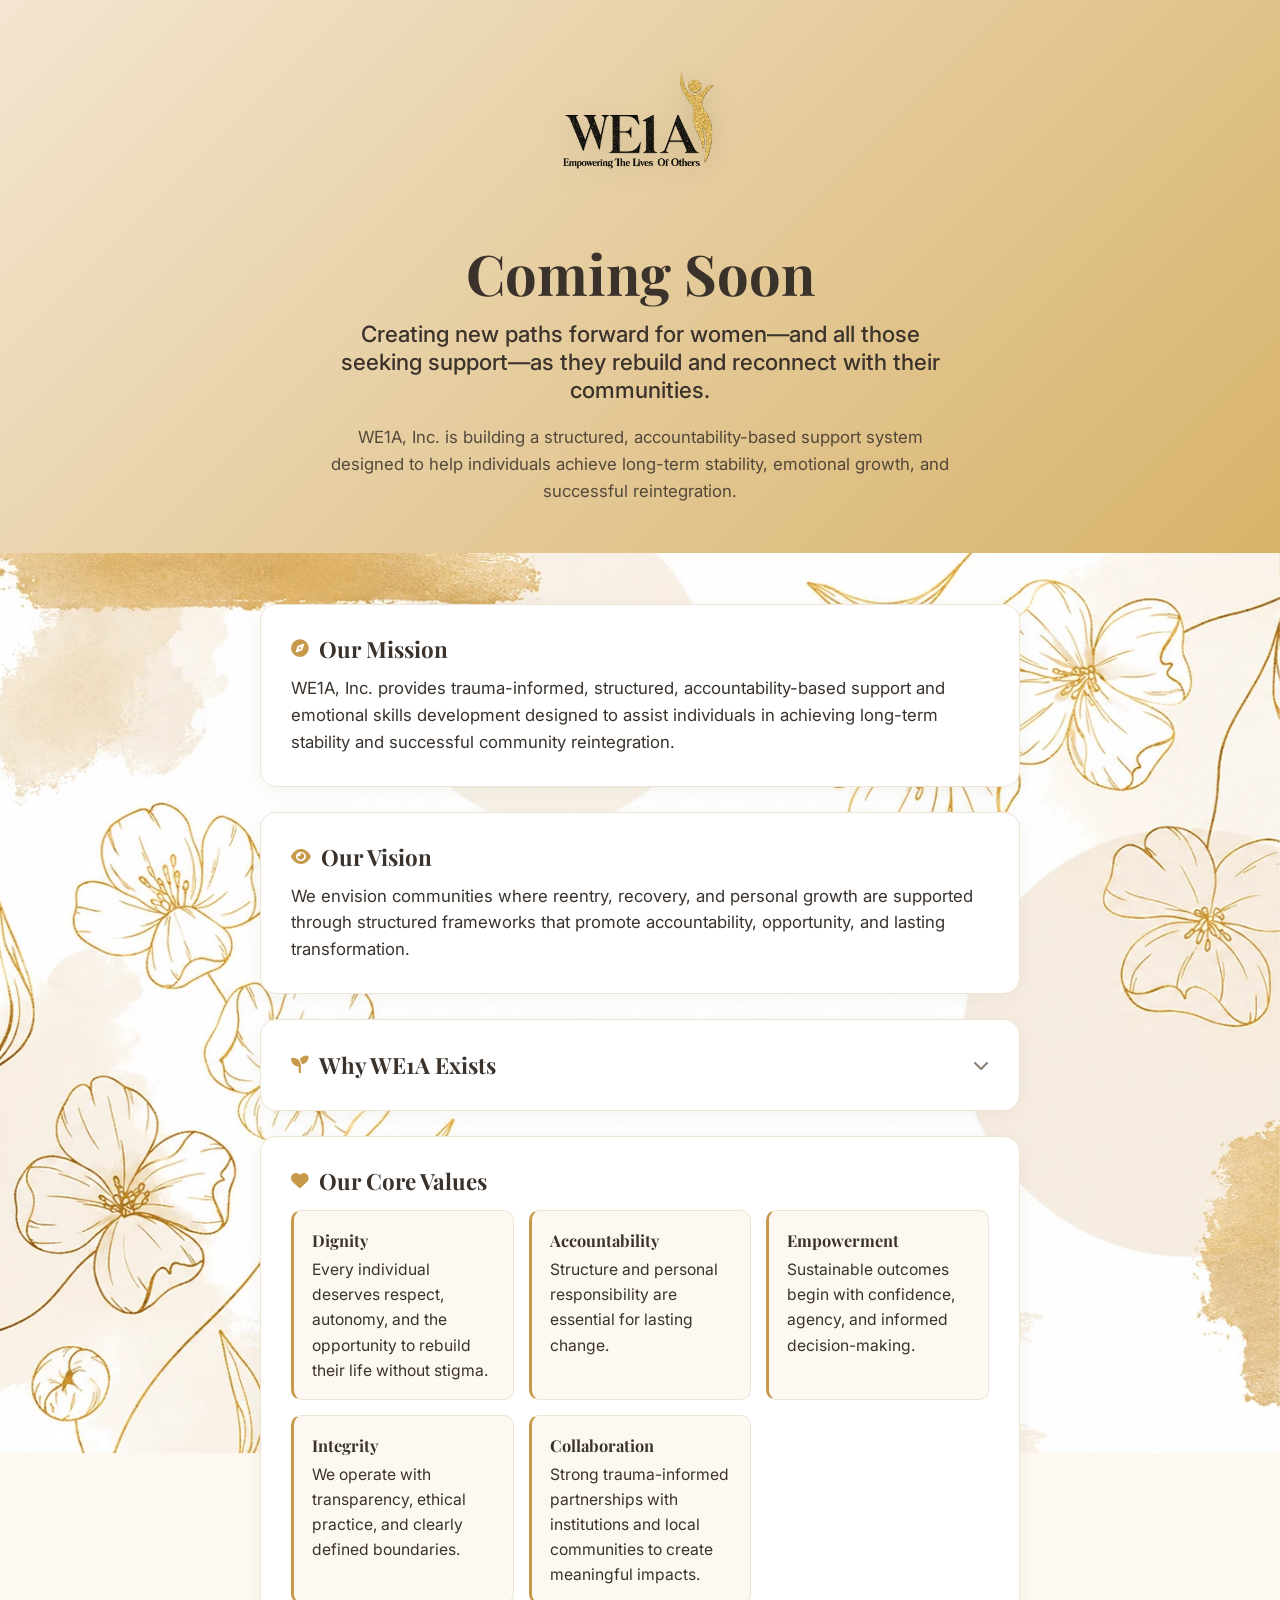
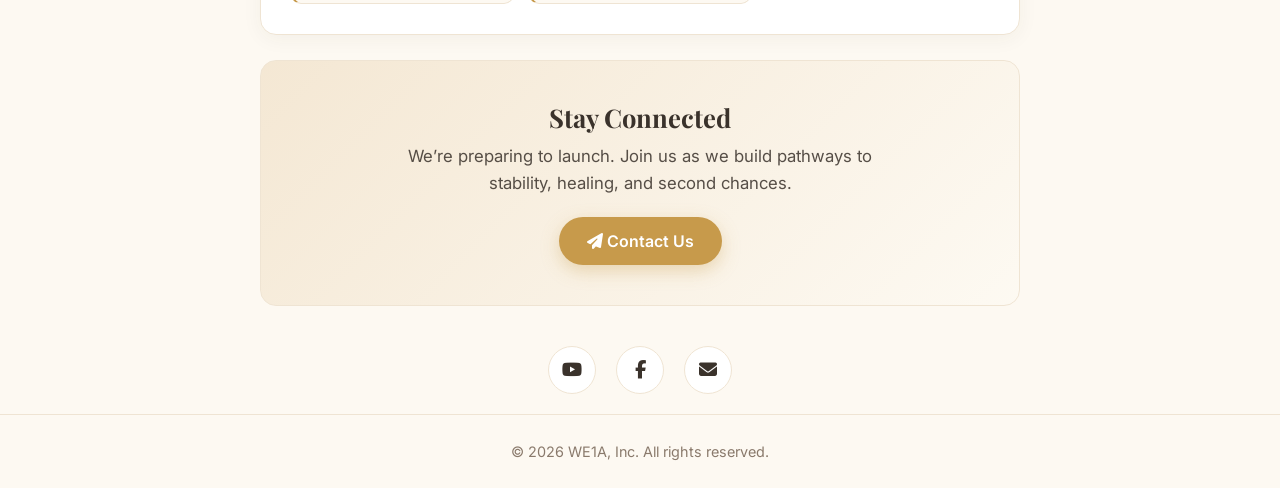
<file: index.html>
<!DOCTYPE html>
<html lang="en">
<head>
  <meta charset="UTF-8">
  <meta name="viewport" content="width=device-width, initial-scale=1.0">
  <title>WE1A | Coming Soon</title>
  <meta name="description" content="WE1A, Inc. is building a structured, accountability-based support system to help individuals achieve long-term stability, emotional growth, and successful reintegration.">
  <link rel="preconnect" href="https://fonts.googleapis.com">
  <link rel="preconnect" href="https://fonts.gstatic.com" crossorigin>
  <link href="https://fonts.googleapis.com/css2?family=Inter:wght@400;500;600&family=Playfair+Display:wght@600;700&display=swap" rel="stylesheet">
  <link rel="stylesheet" href="https://cdnjs.cloudflare.com/ajax/libs/font-awesome/6.5.0/css/all.min.css">
  <link rel="stylesheet" href="css/style.css">
</head>
<body>

  <!-- HERO -->
  <header class="hero">
    <img class="logo" src="images/we1a.png" alt="WE1A logo: bold lettering beside a golden figure reaching upward, leaning slightly left">
    <h1>Coming Soon</h1>
    <h2>Creating new paths forward for women&mdash;and all those seeking support&mdash;as they rebuild and reconnect with their communities.</h2>
    <p>
      WE1A, Inc. is building a structured, accountability-based support system designed to help individuals achieve long-term stability, emotional growth, and successful reintegration.
    </p>
  </header>

  <!-- FLORAL SCENE: one continuous photo from just below the hero to the footer -->
  <div class="bottom-scene">
    <div class="floral-layer" aria-hidden="true"></div>

    <div class="container">
      <!-- MISSION -->
      <section class="card reveal">
        <h2><i class="fa-solid fa-compass" aria-hidden="true"></i> Our Mission</h2>
        <p>
          WE1A, Inc. provides trauma-informed, structured, accountability-based support and emotional skills development designed to assist individuals in achieving long-term stability and successful community reintegration.
        </p>
      </section>

      <!-- VISION -->
      <section class="card reveal">
        <h2><i class="fa-solid fa-eye" aria-hidden="true"></i> Our Vision</h2>
        <p>
          We envision communities where reentry, recovery, and personal growth are supported through structured frameworks that promote accountability, opportunity, and lasting transformation.
        </p>
      </section>

      <!-- PURPOSE -->
      <section class="card dropdown reveal" id="dropdown">
        <button class="menu" type="button" aria-expanded="false" aria-controls="dropdown-content">
          <span><i class="fa-solid fa-seedling" aria-hidden="true"></i> Why WE1A Exists</span>
          <i class="fa-solid fa-chevron-down chevron" aria-hidden="true"></i>
        </button>

        <div class="dropdown-content" id="dropdown-content">
          <p>
            Our purpose is to reduce barriers to successful reentry by delivering trauma-informed, accountability-based support and structured services. We focus on emotional stability, workforce readiness, and long-term reintegration.
          </p>
          <p>
            As we grow, we are opening our doors to additional populations who can benefit from structured guidance, connection, and trauma-informed care. While our foundation is rooted in supporting justice-impacted women, our mission has always been centered on people. Today, we are honored to support anyone seeking a safe, nurturing space for healing, growth, and transformation.
          </p>
          <p>
            Through strategic partnerships with correctional institutions and the phased development of structured residential programming, WE1A is committed to reducing recidivism and strengthening long-term community outcomes.
          </p>
        </div>
      </section>

      <!-- VALUES -->
      <section class="card reveal">
        <h2><i class="fa-solid fa-heart" aria-hidden="true"></i> Our Core Values</h2>
        <div class="values">
          <div class="value"><strong>Dignity</strong>Every individual deserves respect, autonomy, and the opportunity to rebuild their life without stigma.</div>
          <div class="value"><strong>Accountability</strong>Structure and personal responsibility are essential for lasting change.</div>
          <div class="value"><strong>Empowerment</strong>Sustainable outcomes begin with confidence, agency, and informed decision-making.</div>
          <div class="value"><strong>Integrity</strong>We operate with transparency, ethical practice, and clearly defined boundaries.</div>
          <div class="value"><strong>Collaboration</strong>Strong trauma-informed partnerships with institutions and local communities to create meaningful impacts.</div>
        </div>
      </section>

      <!-- CTA -->
      <section class="cta reveal">
        <h2>Stay Connected</h2>
        <p>We&rsquo;re preparing to launch. Join us as we build pathways to stability, healing, and second chances.</p>
        <button class="cta-button" onclick="window.location.href='contact.html'">
          <i class="fa-solid fa-paper-plane" aria-hidden="true"></i> Contact Us
        </button>
      </section>

      <!-- SOCIALS -->
      <div class="socials reveal">
        <div class="social-icons">
          <a href="https://www.youtube.com/@WomenEmpoweringOneAnother" target="_blank" rel="noopener" class="social-link" aria-label="WE1A on YouTube">
            <i class="fab fa-youtube"></i>
          </a>

          <a href="https://www.facebook.com/we1a2015" target="_blank" rel="noopener" class="social-link" aria-label="WE1A on Facebook">
            <i class="fab fa-facebook-f"></i>
          </a>

          <a href="mailto:c.williams@we1a.org" class="social-link" aria-label="Email WE1A">
            <i class="fas fa-envelope"></i>
          </a>
        </div>
      </div>
    </div>

    <!-- FOOTER -->
    <footer class="reveal">
      &copy; 2026 WE1A, Inc. All rights reserved.
    </footer>
  </div>

  <script src="javascript/main.js"></script>
</body>
</html>
</file>
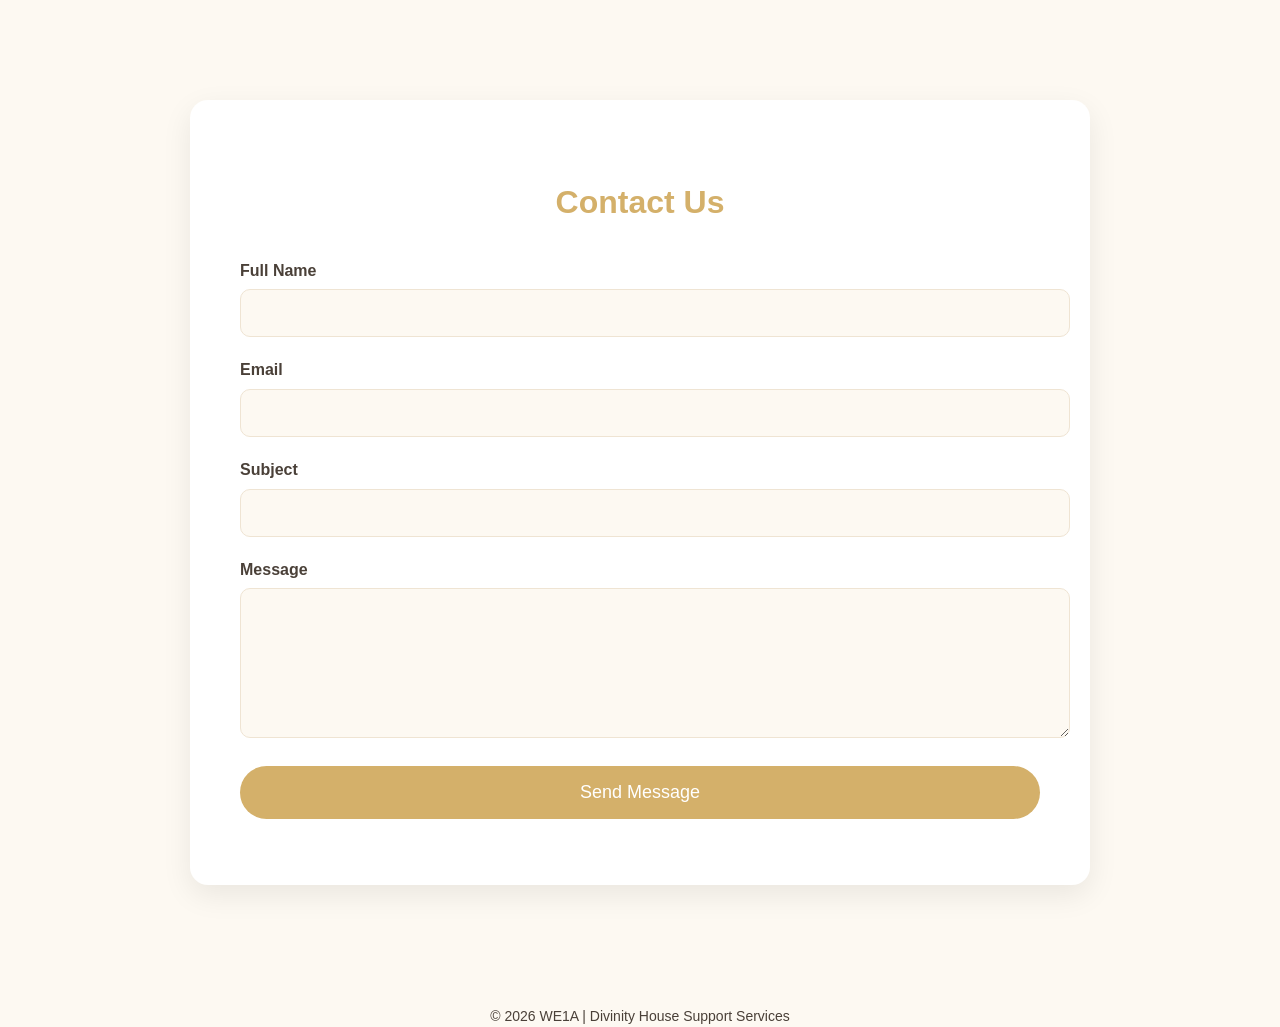
<file: contact.html>
<!DOCTYPE html>
<html lang="en">
<head>
    <meta charset="UTF-8">
    <meta name="viewport" content="width=device-width, initial-scale=1.0">
    <title>Contact Us</title>
    <link rel="stylesheet" href="css/contact.css">
</head>

<body>
<section class="form-section">
    <div class="form-container">
        <h2>Contact Us</h2>

        <form id="contactForm">

            <div class="form-group">
                <label>Full Name</label>
                <input type="text" name="name" required>
            </div>

            <div class="form-group">
                <label>Email</label>
                <input type="email" name="email" required>
            </div>

            <div class="form-group">
                <label>Subject</label>
                <input type="text" name="subject" required>
            </div>

            <div class="form-group">
                <label>Message</label>
                <textarea name="message" required></textarea>
            </div>

            <button type="submit" class="form-btn">
                Send Message
            </button>

            <p id="formMessage" style="margin-top:15px;"></p>

        </form>
    </div>
</section>

  </div>
<script src="javascript/contact.js"></script>
  <div class="footer-bottom">
    © 2026 WE1A | Divinity House Support Services
  </div>

</footer>

</body>
</html>
</file>
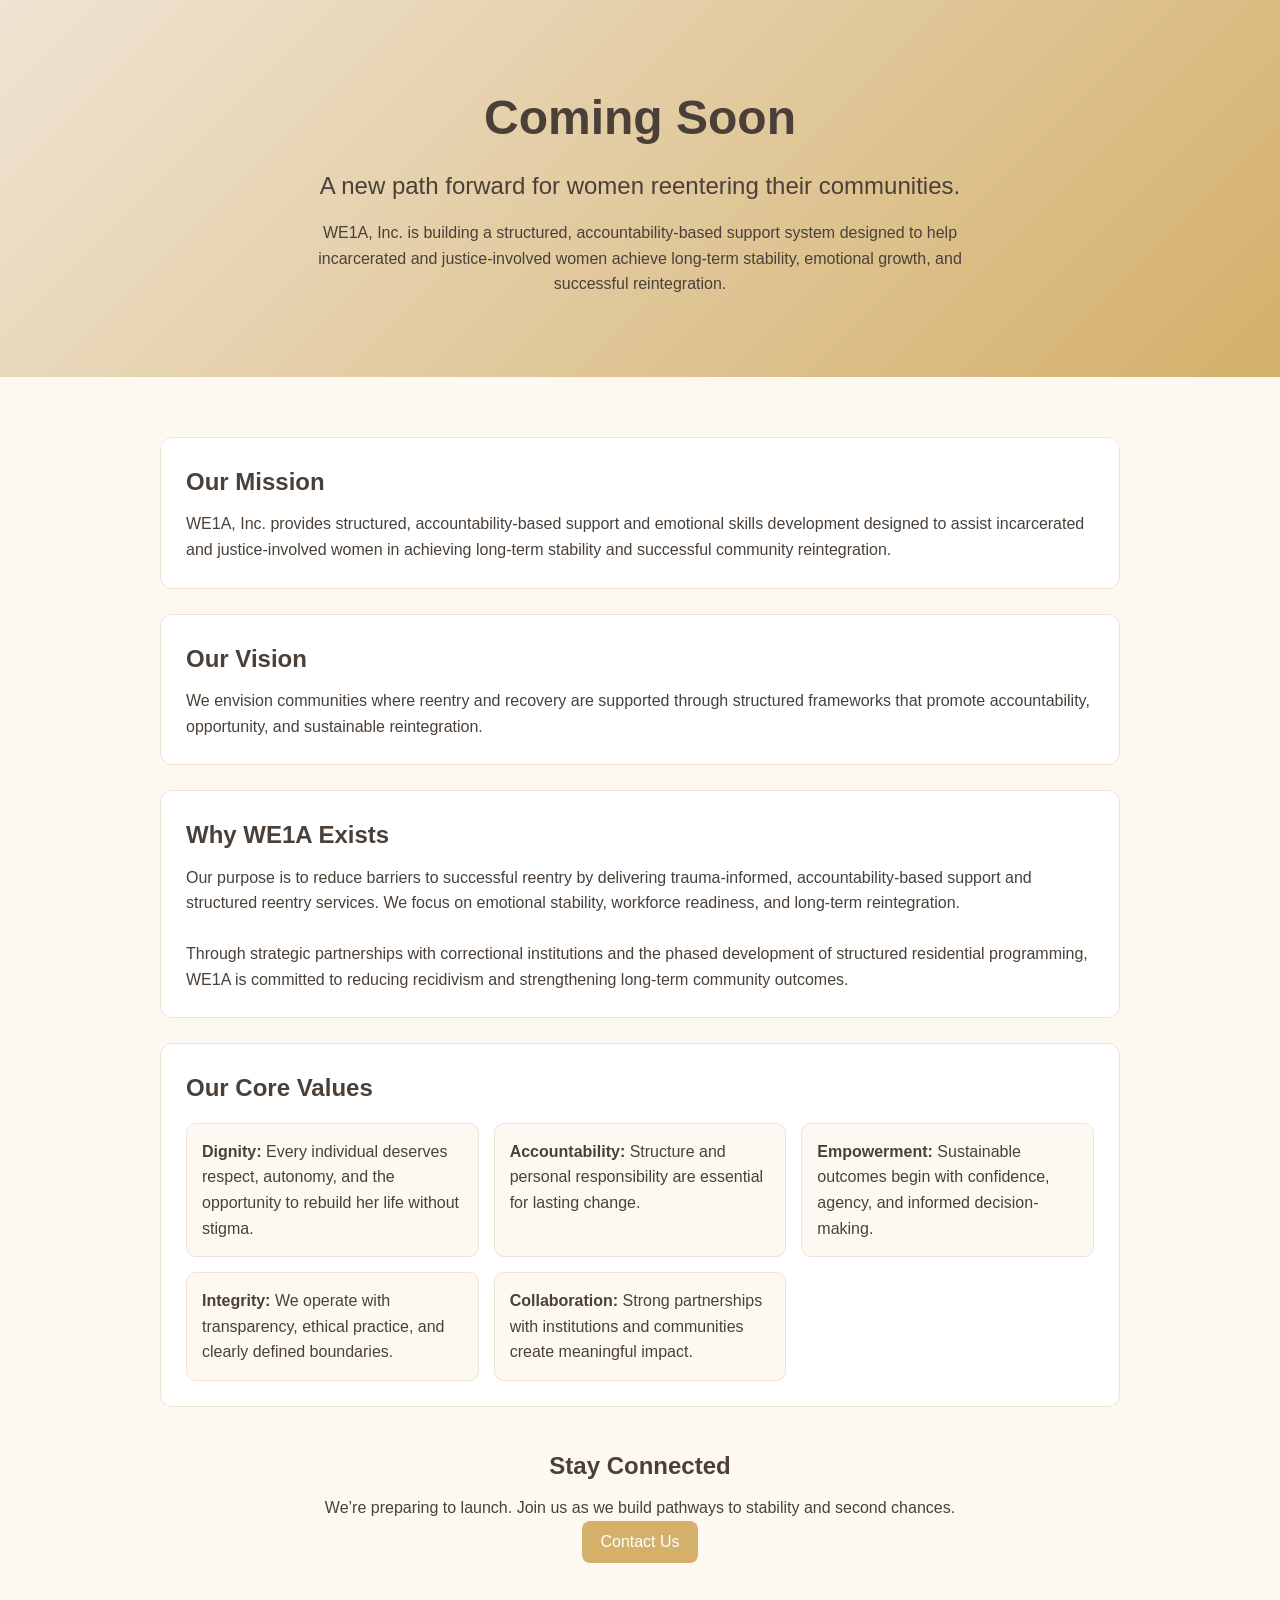
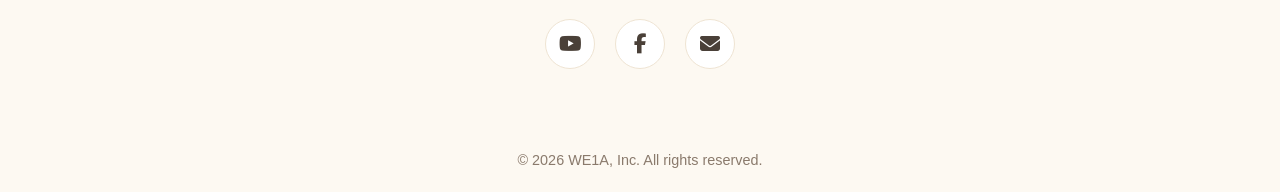
<file: main.html>
<!DOCTYPE html>
<html lang="en">
<head>
    <meta charset="UTF-8">
    <meta name="viewport" content="width=device-width, initial-scale=1.0">
    <link rel="stylesheet" href="css/main.css">
    <link rel="stylesheet" href="https://cdnjs.cloudflare.com/ajax/libs/font-awesome/6.5.0/css/all.min.css">
    <title>Document</title>
</head>
<body>

  <!-- HERO -->
  <header>
    <h1>Coming Soon</h1>
    <h2>A new path forward for women reentering their communities.</h2>
    <p>
      WE1A, Inc. is building a structured, accountability-based support system designed to help incarcerated and justice-involved women achieve long-term stability, emotional growth, and successful reintegration.
    </p>
  </header>

  <div class="container">

    <!-- MISSION / VISION -->
    <div class="card">
      <h2>Our Mission</h2>
      <p>
        WE1A, Inc. provides structured, accountability-based support and emotional skills development designed to assist incarcerated and justice-involved women in achieving long-term stability and successful community reintegration.
      </p>
    </div>

    <div class="card">
      <h2>Our Vision</h2>
      <p>
        We envision communities where reentry and recovery are supported through structured frameworks that promote accountability, opportunity, and sustainable reintegration.
      </p>
    </div>

    <!-- PURPOSE -->
    <div class="card">
      <h2>Why WE1A Exists</h2>
      <p>
        Our purpose is to reduce barriers to successful reentry by delivering trauma-informed, accountability-based support and structured reentry services. We focus on emotional stability, workforce readiness, and long-term reintegration.
      </p>
      <br>
      <p>
        Through strategic partnerships with correctional institutions and the phased development of structured residential programming, WE1A is committed to reducing recidivism and strengthening long-term community outcomes.
      </p>
    </div>

    <!-- VALUES -->
    <div class="card">
      <h2>Our Core Values</h2>
      <div class="values">
        <div class="value"><strong>Dignity:</strong> Every individual deserves respect, autonomy, and the opportunity to rebuild her life without stigma.</div>
        <div class="value"><strong>Accountability:</strong> Structure and personal responsibility are essential for lasting change.</div>
        <div class="value"><strong>Empowerment:</strong> Sustainable outcomes begin with confidence, agency, and informed decision-making.</div>
        <div class="value"><strong>Integrity:</strong> We operate with transparency, ethical practice, and clearly defined boundaries.</div>
        <div class="value"><strong>Collaboration:</strong> Strong partnerships with institutions and communities create meaningful impact.</div>
      </div>
    </div>

    <!-- CTA -->
    <div class="cta">
      <h2>Stay Connected</h2>
      <p>We’re preparing to launch. Join us as we build pathways to stability and second chances.</p>


 <main>
    <button class="cta-button" onclick="window.location.href='contact.html'">
      Contact Us
    </button>
  </main>

      </div>

      <br>



     <div class="socials">

  <div class="social-icons">
    <a href="https://www.youtube.com/@WomenEmpoweringOneAnother" target="_blank" class="social-link">
      <i class="fab fa-youtube"></i>
    </a>

    <a href="https://www.facebook.com/profile.php?id=61586205608298" target="_blank" class="social-link">
      <i class="fab fa-facebook-f"></i>
    </a>

    <a href="mailto:cwilliams@we1a.org" class="social-link">
      <i class="fas fa-envelope"></i>
    </a>
  </div>
</div>
   
    </div> 

  </div>

  <footer>
    © 2026 WE1A, Inc. All rights reserved.
  </footer>
</body>
</html>
</file>
<file: css/style.css>
/* ================= ROOT ================= */
:root {
  --primary: #C79A4B;
  --primary-dark: #A87F3A;
  --accent: #C7A892;
  --bg: #FDF9F2;
  --surface: #FFFFFF;
  --text: #3A322B;
  --muted: #8A7A6C;
  --border: #EFE4D3;
  --hero-gradient-1: #f3e5d0;
  --hero-gradient-2: #d7b268;

  --font-heading: "Playfair Display", Georgia, serif;
  --font-body: "Inter", -apple-system, BlinkMacSystemFont, sans-serif;
}

* {
  box-sizing: border-box;
  margin: 0;
  padding: 0;
}

body {
  font-family: var(--font-body);
  background: var(--bg);
  color: var(--text);
  line-height: 1.6;
}

h1, h2, h3 {
  font-family: var(--font-heading);
  font-weight: 700;
  line-height: 1.25;
}

p {
  font-size: 1.05rem;
}

/* ================= HERO ================= */
.hero {
  background: linear-gradient(135deg, var(--hero-gradient-1), var(--hero-gradient-2));
  padding: 60px 20px 70px;
  text-align: center;
}

.hero .logo {
  width: 220px;
  height: auto;
  margin-bottom: 1.5rem;
  filter: drop-shadow(0 6px 14px rgba(0, 0, 0, 0.12));
}

.hero h1 {
  font-size: clamp(2.25rem, 5vw + 1rem, 3.5rem);
  color: var(--text);
  margin-bottom: 0.75rem;
}

.hero h2 {
  font-weight: 500;
  font-family: var(--font-body);
  font-size: clamp(1.1rem, 1.5vw + 0.7rem, 1.4rem);
  max-width: 640px;
  margin: 0 auto 1.25rem;
  color: var(--text);
}

.hero p {
  max-width: 620px;
  margin: 0 auto;
  font-size: 1.05rem;
  color: var(--text);
  opacity: 0.85;
}

/* ================= LAYOUT ================= */
.container {
  max-width: 800px;
  margin: 0 auto;
  padding: 50px 20px;
}

/* ================= CARDS ================= */
.card {
  background: var(--surface);
  border: 1px solid var(--border);
  border-radius: 16px;
  padding: 30px;
  margin-bottom: 25px;
  box-shadow: 0 4px 20px rgba(58, 50, 43, 0.05);
}

.card h2 {
  font-size: 1.4rem;
  margin-bottom: 12px;
  display: flex;
  align-items: center;
  gap: 10px;
}

.card h2 i {
  color: var(--primary);
  font-size: 1.1rem;
}

/* ================= VALUES GRID ================= */
.values {
  display: grid;
  grid-template-columns: repeat(auto-fit, minmax(220px, 1fr));
  gap: 15px;
  margin-top: 15px;
}

.value {
  display: flex;
  flex-direction: column;
  gap: 4px;
  padding: 16px 18px;
  border: 1px solid var(--border);
  border-left: 3px solid var(--primary);
  border-radius: 10px;
  background: var(--bg);
  font-size: 0.98rem;
}

.value strong {
  font-family: var(--font-heading);
  font-size: 1.02rem;
  color: var(--text);
}

/* ================= DROPDOWN / ACCORDION ================= */
.dropdown {
  padding: 0;
  overflow: hidden;
}

.dropdown .menu {
  width: 100%;
  display: flex;
  align-items: center;
  justify-content: space-between;
  gap: 10px;
  background: none;
  border: none;
  cursor: pointer;
  padding: 30px;
  font-family: var(--font-heading);
  font-size: 1.4rem;
  font-weight: 700;
  color: var(--text);
  text-align: left;
}

.dropdown .menu span {
  display: flex;
  align-items: center;
  gap: 10px;
}

.dropdown .menu i.fa-seedling {
  color: var(--primary);
  font-size: 1.1rem;
}

.dropdown .chevron {
  color: var(--muted);
  font-size: 1rem;
  transition: transform 0.3s ease;
  flex-shrink: 0;
}

.dropdown.active .chevron {
  transform: rotate(180deg);
  color: var(--primary);
}

.dropdown-content {
  max-height: 0;
  opacity: 0;
  overflow: hidden;
  padding: 0 30px;
  transition: max-height 0.35s ease, opacity 0.25s ease, padding 0.35s ease;
}

.dropdown-content p {
  font-size: 1rem;
  margin-bottom: 15px;
}

.dropdown-content p:last-child {
  margin-bottom: 0;
}

.dropdown.active .dropdown-content {
  max-height: 600px;
  opacity: 1;
  padding: 0 30px 30px;
}

/* ================= FLORAL BOTTOM SCENE ================= */
.bottom-scene {
  position: relative;
}

/* Sticky background trick: the layer pins to the viewport for the full
   height of .bottom-scene, so the same photo stays in frame the whole
   time you scroll through this section instead of stretching/cropping
   across the section's full (much taller) content height. */
.floral-layer {
  position: sticky;
  top: 0;
  height: 100vh;
  margin-bottom: calc(-100vh - 1px);
  background-image: url("../images/floral-bg.webp");
  background-repeat: no-repeat;
  background-size: cover;
  background-position: center;
  z-index: 0;
  will-change: transform;
  transform: translateY(0);
}

.bottom-scene .container,
.bottom-scene footer {
  position: relative;
  z-index: 1;
}

.bottom-scene .container {
  padding-top: 30px;
  padding-bottom: 20px;
}

.reveal {
  opacity: 0;
  transform: translateY(28px);
  transition: opacity 0.7s ease, transform 0.7s ease;
}

.reveal.in-view {
  opacity: 1;
  transform: translateY(0);
}

@media (prefers-reduced-motion: reduce) {
  .floral-layer {
    transform: none !important;
  }

  .reveal {
    opacity: 1;
    transform: none;
    transition: none;
  }
}

/* ================= CTA ================= */
.cta {
  text-align: center;
  background: linear-gradient(135deg, rgba(243, 229, 208, 0.9), rgba(253, 249, 242, 0.9));
  backdrop-filter: blur(2px);
  border: 1px solid var(--border);
  border-radius: 16px;
  padding: 40px 30px;
  margin-top: 10px;
  margin-bottom: 40px;
}

.cta h2 {
  font-size: 1.6rem;
  margin-bottom: 10px;
}

.cta p {
  max-width: 480px;
  margin: 0 auto 20px;
  opacity: 0.85;
}

.cta-button {
  background: var(--primary);
  border: none;
  padding: 14px 28px;
  border-radius: 30px;
  cursor: pointer;
  color: white;
  font-family: var(--font-body);
  font-weight: 600;
  font-size: 1rem;
  transition: background 0.25s ease, transform 0.25s ease, box-shadow 0.25s ease;
  box-shadow: 0 6px 18px rgba(199, 154, 75, 0.35);
}

.cta-button:hover {
  background: var(--primary-dark);
  transform: translateY(-2px);
  box-shadow: 0 10px 22px rgba(199, 154, 75, 0.4);
}

/* ================= SOCIALS ================= */
.socials {
  text-align: center;
}

.social-icons {
  display: flex;
  justify-content: center;
  gap: 20px;
}

.social-link {
  width: 48px;
  height: 48px;
  background: var(--surface);
  border: 1px solid var(--border);
  border-radius: 50%;
  display: flex;
  align-items: center;
  justify-content: center;
  text-decoration: none;
  color: var(--text);
  font-size: 18px;
  transition: 0.25s ease;
}

.social-link:hover {
  background: var(--primary);
  color: white;
  border-color: var(--primary);
  transform: translateY(-3px);
}

/* ================= FOOTER ================= */
footer {
  text-align: center;
  padding: 25px 20px;
  color: var(--muted);
  font-size: 0.9rem;
  border-top: 1px solid var(--border);
}

/* ================= MOBILE ================= */
@media (max-width: 640px) {
  .hero {
    padding: 45px 16px 50px;
  }

  .hero .logo {
    width: 170px;
  }

  .container {
    padding: 35px 16px;
  }

  .card {
    padding: 22px;
  }

  .dropdown .menu {
    padding: 22px;
    font-size: 1.2rem;
  }

  .dropdown.active .dropdown-content {
    padding: 0 22px 22px;
  }

  .cta {
    padding: 30px 20px;
  }
}
</file>
<file: css/contact.css>
/* ================= ROOT COLORS ================= */
:root {
  --primary: #D4B06A;
  --accent: #C7A892;
  --bg: #FDF9F2;
  --surface: #FFFFFF;
  --text: #4A4038;
  --border: #EFE4D3;
}

/* ================= BODY ================= */
body {
  font-family: "Segoe UI", sans-serif;
  background: var(--bg);
  color: var(--text);
  margin: 0;
  padding: 0;
  line-height: 1.6;
}

/* ================= HEADER ================= */
.header {
  display: flex;
  justify-content: space-between;
  align-items: center;
  padding: 20px 40px;
  background: var(--surface);
  border-bottom: 1px solid var(--border);
}

.header img {
  height: 50px;
}

.header nav a {
  margin-left: 20px;
  text-decoration: none;
  color: var(--text);
  font-weight: 500;
  transition: 0.3s;
}

.header nav a:hover {
  color: var(--primary);
}

/* ================= FORM SECTION ================= */
.form-section {
  padding: 100px 20px;
  background: var(--bg);
}

/* ================= FORM CONTAINER ================= */
.form-container {
  max-width: 800px;
  margin: auto;
  background: var(--surface);
  padding: 50px;
  border-radius: 18px;
  box-shadow: 0 10px 30px rgba(0,0,0,0.08);
  animation: fadeIn 0.6s ease;
}

.form-container h2 {
  text-align: center;
  color: var(--primary);
  margin-bottom: 30px;
  font-size: 2rem;
}

/* ================= FORM FIELDS ================= */
.form-group {
  margin-bottom: 20px;
}

.form-group label {
  display: block;
  font-weight: 600;
  margin-bottom: 6px;
  color: var(--text);
}

.form-group input,
.form-group select,
.form-group textarea {
  width: 100%;
  padding: 14px;
  border-radius: 10px;
  border: 1px solid var(--border);
  font-size: 16px;
  background: var(--bg);
  transition: 0.2s ease;
}

.form-group textarea {
  min-height: 120px;
  resize: vertical;
}

/* Focus effect (improved) */
.form-group input:focus,
.form-group select:focus,
.form-group textarea:focus {
  outline: none;
  border-color: var(--primary);
  box-shadow: 0 0 0 2px rgba(212,176,106,0.2);
}

/* ================= BUTTON ================= */
.form-btn {
  width: 100%;
  padding: 16px;
  background: var(--primary);
  color: white;
  border: none;
  border-radius: 30px;
  font-size: 18px;
  cursor: pointer;
  transition: all 0.3s ease;
}

.form-btn:hover {
  background: var(--accent);
  transform: translateY(-2px);
}

/* ================= MESSAGE ================= */
#formMessage {
  text-align: center;
  font-weight: 500;
  margin-top: 15px;
}

/* ================= FOOTER ================= */
.footer {
  background: var(--surface);
  padding: 50px 20px 20px;
  margin-top: 60px;
  border-top: 1px solid var(--border);
}

.footer-container {
  display: flex;
  justify-content: space-between;
  flex-wrap: wrap;
  max-width: 1000px;
  margin: auto;
}

.footer-column {
  flex: 1;
  min-width: 200px;
  margin-bottom: 20px;
}

.footer-column h3,
.footer-column h4 {
  color: var(--primary);
}

.footer-column a {
  display: block;
  margin-top: 8px;
  text-decoration: none;
  color: var(--text);
  transition: 0.2s;
}

.footer-column a:hover {
  color: var(--primary);
}

.footer-bottom {
  text-align: center;
  margin-top: 20px;
  font-size: 14px;
}

/* ================= ANIMATION ================= */
@keyframes fadeIn {
  from {
    opacity: 0;
    transform: translateY(10px);
  }
  to {
    opacity: 1;
    transform: translateY(0);
  }
}

/* ================= MOBILE ================= */
@media (max-width: 768px) {
  .header {
    flex-direction: column;
    text-align: center;
  }

  .header nav {
    margin-top: 10px;
  }

  .form-container {
    padding: 30px;
  }
}
</file>
<file: css/main.css>
:root {
      --primary: #D4B06A;
      --accent: #C7A892;
      --bg: #FDF9F2;
      --surface: #FFFFFF;
      --text: #4A4038;
      --muted: #8A7A6C;
      --border: #EFE4D3;
      --hero-gradient-1: #EFE4D3;
      --hero-gradient-2: #D4B06A;
    }

    * {
      box-sizing: border-box;
      margin: 0;
      padding: 0;
      font-family: "Segoe UI", sans-serif;
    }

    body {
      background: var(--bg);
      color: var(--text);
      line-height: 1.6;
    }

    /* HERO */
    header {
      background: linear-gradient(135deg, var(--hero-gradient-1), var(--hero-gradient-2));
      padding: 80px 20px;
      text-align: center;
    }

    header h1 {
      font-size: 3rem;
      margin-bottom: 10px;
    }

    header h2 {
      font-weight: 400;
      margin-bottom: 15px;
    }

    header p {
      max-width: 700px;
      margin: auto;
    }

    /* LAYOUT */
    .container {
      max-width: 1000px;
      margin: 40px auto;
      padding: 20px;
    }

    .card {
      background: var(--surface);
      border: 1px solid var(--border);
      border-radius: 12px;
      padding: 25px;
      margin-bottom: 25px;
    }

    h2 {
      margin-bottom: 10px;
    }

    /* VALUES GRID */
    .values {
      display: grid;
      grid-template-columns: repeat(auto-fit, minmax(220px, 1fr));
      gap: 15px;
      margin-top: 15px;
    }

    .value {
      padding: 15px;
      border: 1px solid var(--border);
      border-radius: 10px;
      background: var(--bg);
    }

    /* CTA */
    .cta {
      text-align: center;
      margin-top: 40px;
    }

    .cta input {
      padding: 12px;
      width: 250px;
      border: 1px solid var(--border);
      border-radius: 8px;
      margin-right: 10px;
    }

    .cta button {
      background: var(--primary);
      border: none;
      padding: 12px 18px;
      border-radius: 8px;
      cursor: pointer;
      color: white;
      font-size: 1rem;
      transition: 0.3s;
    }

    .cta button:hover {
      background: #b89655;
    }

    .secondary-btn {
      margin-top: 10px;
      display: inline-block;
      background: transparent;
      border: 1px solid var(--primary);
      color: var(--primary);
    }

    .secondary-btn:hover {
      background: var(--primary);
      color: white;
    }

    /* SOCIALS */
.socials {
  text-align: center;
  margin-top: 30px;
}

.socials h3 {
  margin-bottom: 15px;
}

.social-icons {
  display: flex;
  justify-content: center;
  gap: 20px;
}

.social-link {
  width: 50px;
  height: 50px;
  background: #fff;
  border: 1px solid #EFE4D3;
  border-radius: 50%;
  display: flex;
  align-items: center;
  justify-content: center;
  text-decoration: none;
  color: #4A4038;
  font-size: 20px;
  transition: 0.3s;
}

.social-link:hover {
  background: #D4B06A;
  color: white;
  transform: translateY(-3px);
}

    footer {
      text-align: center;
      padding: 20px;
      color: var(--muted);
      font-size: 0.9rem;
    }
</file>
